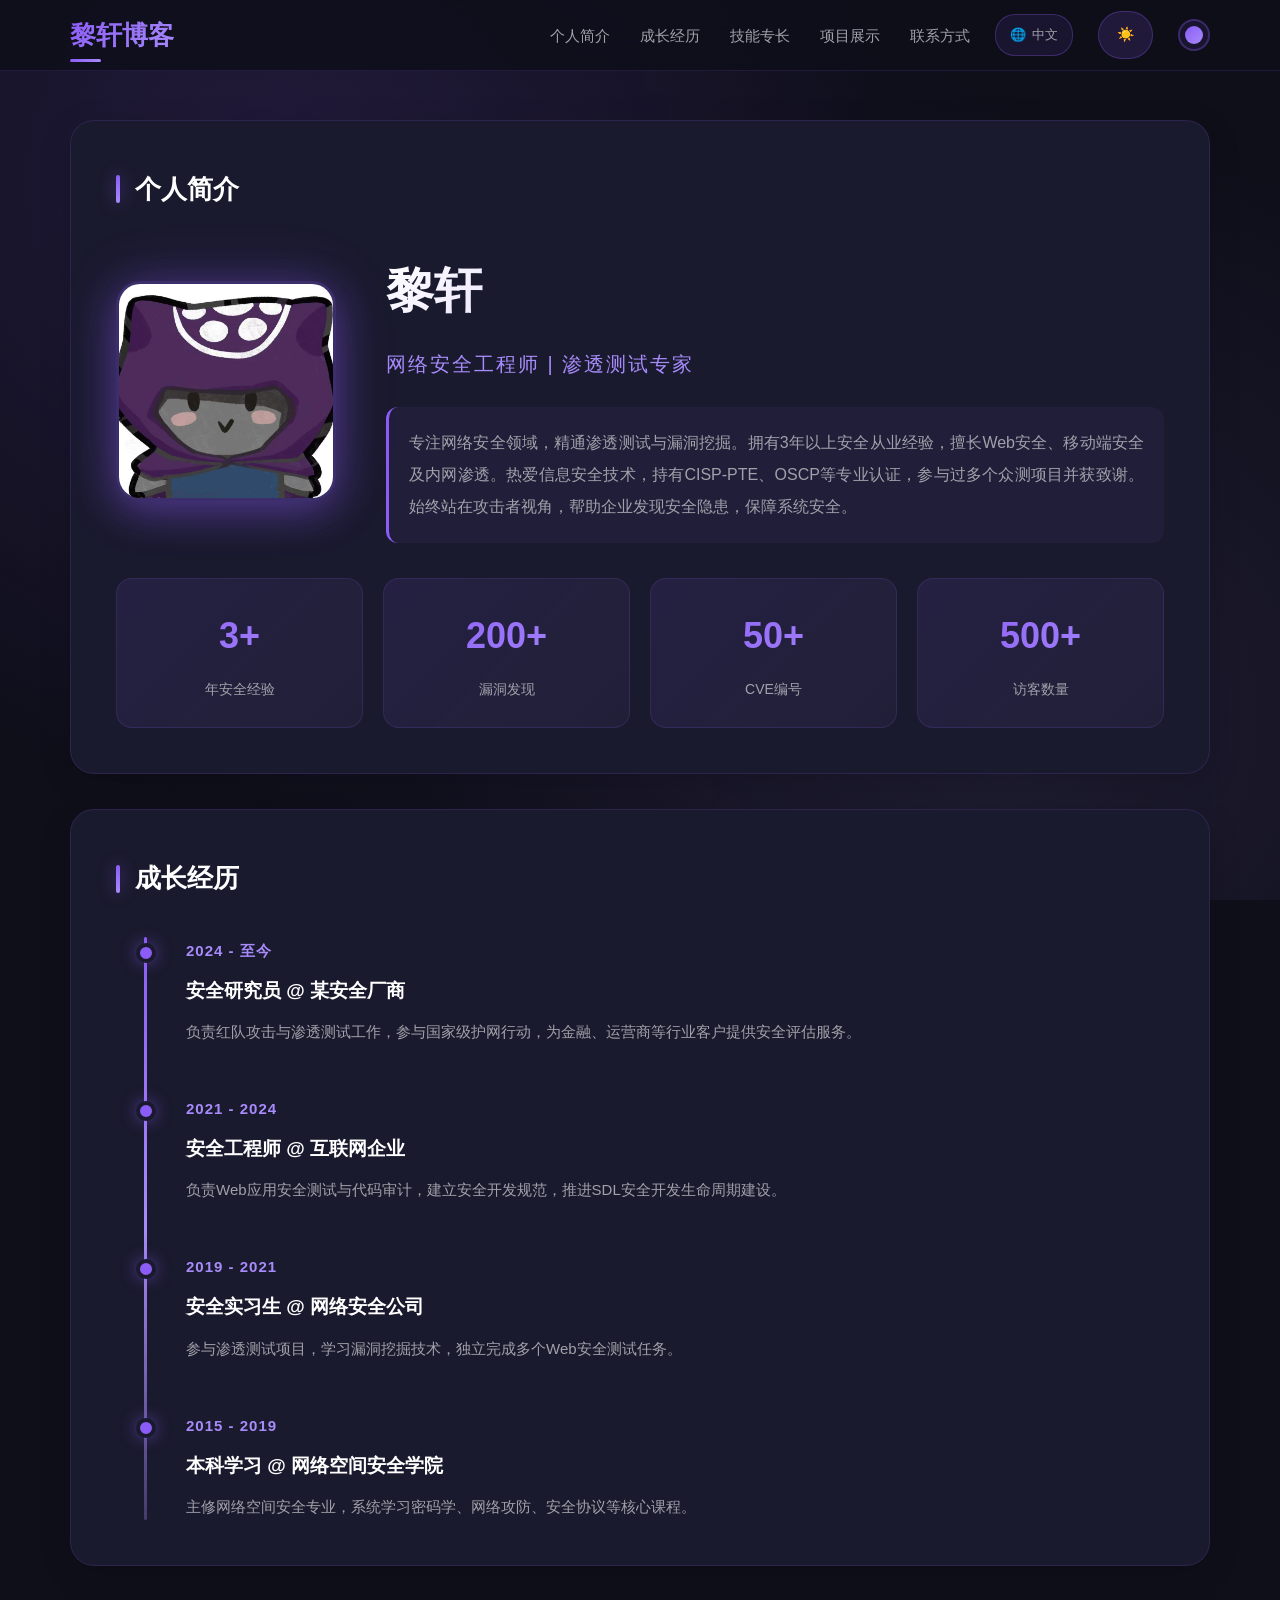
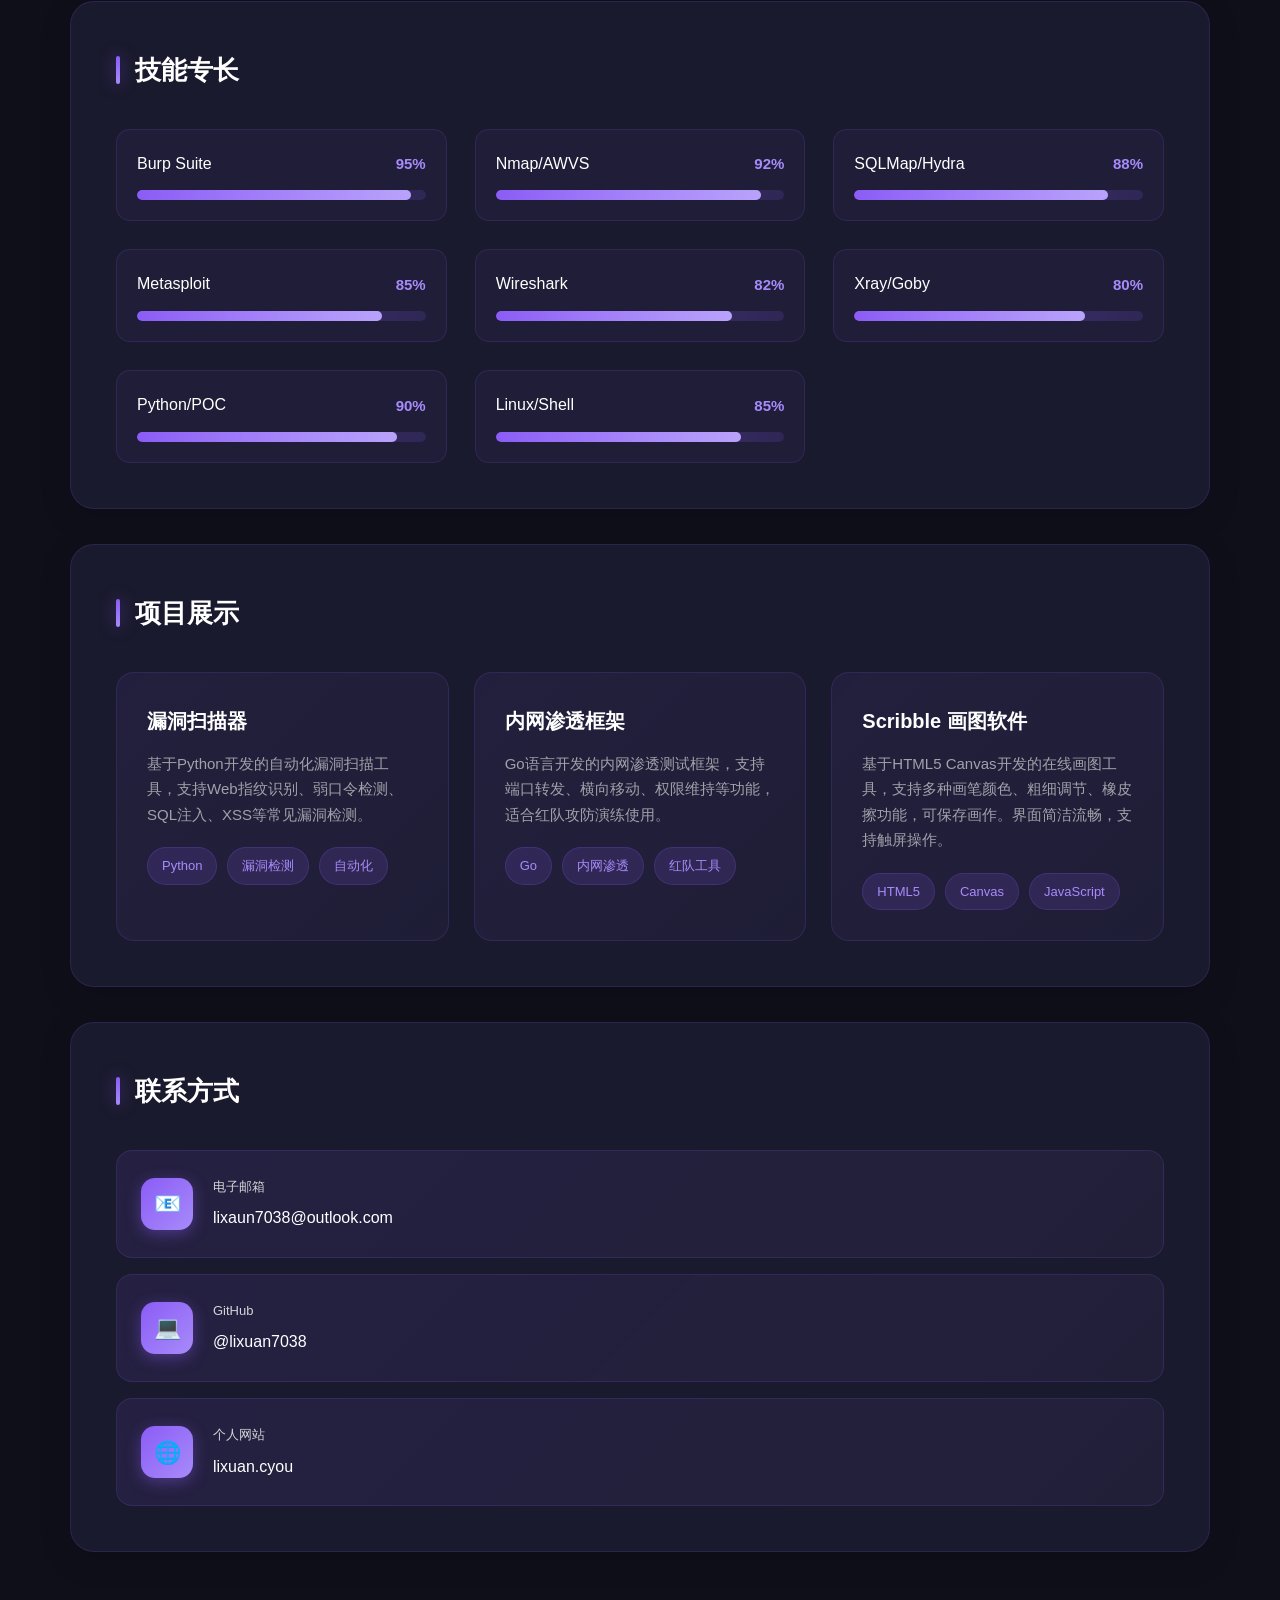
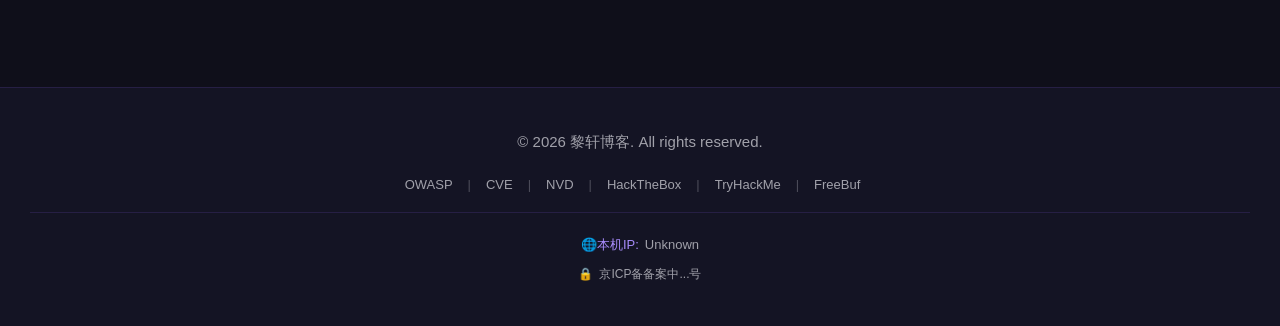
<file: index.html>
<!DOCTYPE html>
<html lang="zh-CN">
<head>
    <meta charset="UTF-8">
    <meta name="viewport" content="width=device-width, initial-scale=1.0">
    <title>黎轩博客 - 个人主页</title>
    <link rel="stylesheet" href="css/style.css">
</head>
<body>
    <div class="bg-pattern"></div>
    
    <nav>
        <div class="nav-container">
            <div class="logo">黎轩博客</div>
            <div class="nav-right">
                <div class="nav-links">
                    <a href="#profile" data-i18n="profile">个人简介</a>
                    <a href="#experience" data-i18n="experience">成长经历</a>
                    <a href="#skills" data-i18n="skills">技能专长</a>
                    <a href="#projects" data-i18n="projects">项目展示</a>
                    <a href="#contact" data-i18n="contact">联系方式</a>
                </div>
                <div class="lang-switcher">
                    <div class="current-lang-btn" onclick="toggleLangMenu()">
                        <span>🌐</span>
                        <span id="lang-text">中文</span>
                    </div>
                    <div class="lang-menu" id="lang-menu">
                        <div class="lang-option" data-lang="zh" onclick="changeLanguage('zh')">中文</div>
                        <div class="lang-option" data-lang="en" onclick="changeLanguage('en')">English</div>
                        <div class="lang-option" data-lang="ja" onclick="changeLanguage('ja')">日本語</div>
                        <div class="lang-option" data-lang="ko" onclick="changeLanguage('ko')">한국어</div>
                    </div>
                </div>
                <div class="nav-btn" onclick="toggleTheme()">
                    <span id="theme-icon">🌙</span>
                </div>
                <div class="style-switcher">
                    <div class="current-style-btn" onclick="toggleStyleMenu()">
                        <div class="style-dot" id="current-style-dot"></div>
                    </div>
                    <div class="style-menu" id="style-menu">
                        <div class="style-option" data-style="purple" onclick="changeStyle('purple')"></div>
                        <div class="style-option" data-style="blue" onclick="changeStyle('blue')"></div>
                        <div class="style-option" data-style="yellow" onclick="changeStyle('yellow')"></div>
                    </div>
                </div>
                <div class="mobile-menu-btn" onclick="toggleMobileMenu()">
                    <span></span>
                    <span></span>
                    <span></span>
                </div>
            </div>
        </div>
    </nav>

    <div class="container">
        <section id="profile" class="section">
            <h2 class="section-title" data-i18n="profile_title">个人简介</h2>
            <div class="profile-header">
                <div class="avatar-wrapper">
                    <img src="image/touxiang.jpg" alt="头像" class="avatar">
                </div>
                <div class="profile-info">
                    <h1>黎轩</h1>
                    <div class="profile-title" data-i18n="profile_position">网络安全工程师 | 渗透测试专家</div>
                    <p class="profile-desc" data-i18n="profile_desc">
                        专注网络安全领域，精通渗透测试与漏洞挖掘。拥有3年以上安全从业经验，擅长Web安全、移动端安全及内网渗透。
                        热爱信息安全技术，持有CISP-PTE、OSCP等专业认证，参与过多个众测项目并获致谢。
                        始终站在攻击者视角，帮助企业发现安全隐患，保障系统安全。
                    </p>
                </div>
            </div>
            <div class="stats-grid">
                <div class="stat-card">
                    <div class="stat-number">3+</div>
                    <div class="stat-label" data-i18n="stat_years">年安全经验</div>
                </div>
                <div class="stat-card">
                    <div class="stat-number">200+</div>
                    <div class="stat-label" data-i18n="stat_projects">漏洞发现</div>
                </div>
                <div class="stat-card">
                    <div class="stat-number">50+</div>
                    <div class="stat-label" data-i18n="stat_articles">CVE编号</div>
                </div>
                <div class="stat-card">
                    <div class="stat-number">500+</div>
                    <div class="stat-label" data-i18n="stat_visitors">访客数量</div>
                </div>
            </div>
        </section>

        <section id="experience" class="section">
            <h2 class="section-title" data-i18n="experience_title">成长经历</h2>
            <div class="timeline">
                <div class="timeline-item">
                    <div class="timeline-dot"></div>
                    <div class="timeline-year">2024 - 至今</div>
                    <div class="timeline-title" data-i18n="exp_1_title">安全研究员 @ 某安全厂商</div>
                    <div class="timeline-desc" data-i18n="exp_1_desc">负责红队攻击与渗透测试工作，参与国家级护网行动，为金融、运营商等行业客户提供安全评估服务。</div>
                </div>
                <div class="timeline-item">
                    <div class="timeline-dot"></div>
                    <div class="timeline-year">2021 - 2024</div>
                    <div class="timeline-title" data-i18n="exp_2_title">安全工程师 @ 互联网企业</div>
                    <div class="timeline-desc" data-i18n="exp_2_desc">负责Web应用安全测试与代码审计，建立安全开发规范，推进SDL安全开发生命周期建设。</div>
                </div>
                <div class="timeline-item">
                    <div class="timeline-dot"></div>
                    <div class="timeline-year">2019 - 2021</div>
                    <div class="timeline-title" data-i18n="exp_3_title">安全实习生 @ 网络安全公司</div>
                    <div class="timeline-desc" data-i18n="exp_3_desc">参与渗透测试项目，学习漏洞挖掘技术，独立完成多个Web安全测试任务。</div>
                </div>
                <div class="timeline-item">
                    <div class="timeline-dot"></div>
                    <div class="timeline-year">2015 - 2019</div>
                    <div class="timeline-title" data-i18n="exp_4_title">本科学习 @ 网络空间安全学院</div>
                    <div class="timeline-desc" data-i18n="exp_4_desc">主修网络空间安全专业，系统学习密码学、网络攻防、安全协议等核心课程。</div>
                </div>
            </div>
        </section>

        <section id="skills" class="section">
            <h2 class="section-title" data-i18n="skills_title">技能专长</h2>
            <div class="skills-grid">
                <div class="skill-item">
                    <div class="skill-header">
                        <span class="skill-name">Burp Suite</span>
                        <span class="skill-percent">95%</span>
                    </div>
                    <div class="skill-bar">
                        <div class="skill-progress" style="width: 95%"></div>
                    </div>
                </div>
                <div class="skill-item">
                    <div class="skill-header">
                        <span class="skill-name">Nmap/AWVS</span>
                        <span class="skill-percent">92%</span>
                    </div>
                    <div class="skill-bar">
                        <div class="skill-progress" style="width: 92%"></div>
                    </div>
                </div>
                <div class="skill-item">
                    <div class="skill-header">
                        <span class="skill-name">SQLMap/Hydra</span>
                        <span class="skill-percent">88%</span>
                    </div>
                    <div class="skill-bar">
                        <div class="skill-progress" style="width: 88%"></div>
                    </div>
                </div>
                <div class="skill-item">
                    <div class="skill-header">
                        <span class="skill-name">Metasploit</span>
                        <span class="skill-percent">85%</span>
                    </div>
                    <div class="skill-bar">
                        <div class="skill-progress" style="width: 85%"></div>
                    </div>
                </div>
                <div class="skill-item">
                    <div class="skill-header">
                        <span class="skill-name">Wireshark</span>
                        <span class="skill-percent">82%</span>
                    </div>
                    <div class="skill-bar">
                        <div class="skill-progress" style="width: 82%"></div>
                    </div>
                </div>
                <div class="skill-item">
                    <div class="skill-header">
                        <span class="skill-name">Xray/Goby</span>
                        <span class="skill-percent">80%</span>
                    </div>
                    <div class="skill-bar">
                        <div class="skill-progress" style="width: 80%"></div>
                    </div>
                </div>
                <div class="skill-item">
                    <div class="skill-header">
                        <span class="skill-name">Python/POC</span>
                        <span class="skill-percent">90%</span>
                    </div>
                    <div class="skill-bar">
                        <div class="skill-progress" style="width: 90%"></div>
                    </div>
                </div>
                <div class="skill-item">
                    <div class="skill-header">
                        <span class="skill-name">Linux/Shell</span>
                        <span class="skill-percent">85%</span>
                    </div>
                    <div class="skill-bar">
                        <div class="skill-progress" style="width: 85%"></div>
                    </div>
                </div>
            </div>
        </section>

        <section id="projects" class="section">
            <h2 class="section-title" data-i18n="projects_title">项目展示</h2>
            <div class="projects-grid">
                <div class="project-card">
                    <div class="project-title" data-i18n="project_1_title">漏洞扫描器</div>
                    <div class="project-desc" data-i18n="project_1_desc">基于Python开发的自动化漏洞扫描工具，支持Web指纹识别、弱口令检测、SQL注入、XSS等常见漏洞检测。</div>
                    <div class="project-tags">
                        <span class="project-tag">Python</span>
                        <span class="project-tag">漏洞检测</span>
                        <span class="project-tag">自动化</span>
                    </div>
                </div>
                <div class="project-card">
                    <div class="project-title" data-i18n="project_2_title">内网渗透框架</div>
                    <div class="project-desc" data-i18n="project_2_desc">Go语言开发的内网渗透测试框架，支持端口转发、横向移动、权限维持等功能，适合红队攻防演练使用。</div>
                    <div class="project-tags">
                        <span class="project-tag">Go</span>
                        <span class="project-tag">内网渗透</span>
                        <span class="project-tag">红队工具</span>
                    </div>
                </div>
                <div class="project-card" onclick="openScribble()">
                    <div class="project-title" data-i18n="project_3_title">Scribble 画图软件</div>
                    <div class="project-desc" data-i18n="project_3_desc">基于HTML5 Canvas开发的在线画图工具，支持多种画笔颜色、粗细调节、橡皮擦功能，可保存画作。界面简洁流畅，支持触屏操作。</div>
                    <div class="project-tags">
                        <span class="project-tag">HTML5</span>
                        <span class="project-tag">Canvas</span>
                        <span class="project-tag">JavaScript</span>
                    </div>
                </div>
            </div>
        </section>

        <section id="contact" class="section">
            <h2 class="section-title" data-i18n="contact_title">联系方式</h2>
            <div class="contact-section">
                <div class="contact-card">
                    <div class="contact-icon">📧</div>
                    <div class="contact-info">
                        <h4 data-i18n="contact_email">电子邮箱</h4>
                        <p><a href="mailto:lixaun7038@outlook.com">lixaun7038@outlook.com</a></p>
                    </div>
                </div>
                <div class="contact-card">
                    <div class="contact-icon">💻</div>
                    <div class="contact-info">
                        <h4 data-i18n="contact_github">GitHub</h4>
                        <p><a href="https://github.com/lixuan7038" target="_blank" rel="noopener noreferrer">@lixuan7038</a></p>
                    </div>
                </div>
                <div class="contact-card">
                    <div class="contact-icon">🌐</div>
                    <div class="contact-info">
                        <h4 data-i18n="contact_website">个人网站</h4>
                        <p><a href="https://lixuan.cyou" target="_blank">lixuan.cyou</a></p>
                    </div>
                </div>
            </div>
        </section>
    </div>

    <footer>
        <div class="copyright">© 2026 黎轩博客. All rights reserved.</div>
        <div class="links-footer">
            <a href="https://owasp.org" target="_blank">OWASP</a>
            <a href="https://cve.mitre.org" target="_blank">CVE</a>
            <a href="https://nvd.nist.gov" target="_blank">NVD</a>
            <a href="https://www.hackthebox.com" target="_blank">HackTheBox</a>
            <a href="https://tryhackme.com" target="_blank">TryHackMe</a>
            <a href="https://www.freebuf.com" target="_blank">FreeBuf</a>
        </div>
        <div class="ip-display">
            <span>🌐本机IP:</span>
            <span id="ip-address">Loading...</span>
        </div>
        <div class="beian">
            <span>🔒</span>
            <a href="https://beian.miit.gov.cn" target="_blank">京ICP备备案中...号</a>
        </div>
    </footer>

    <div class="back-to-top" onclick="scrollToTop()">↑</div>

    <script src="js/api.js"></script>
    <script src="js/script.js"></script>
</body>
</html>
</file>
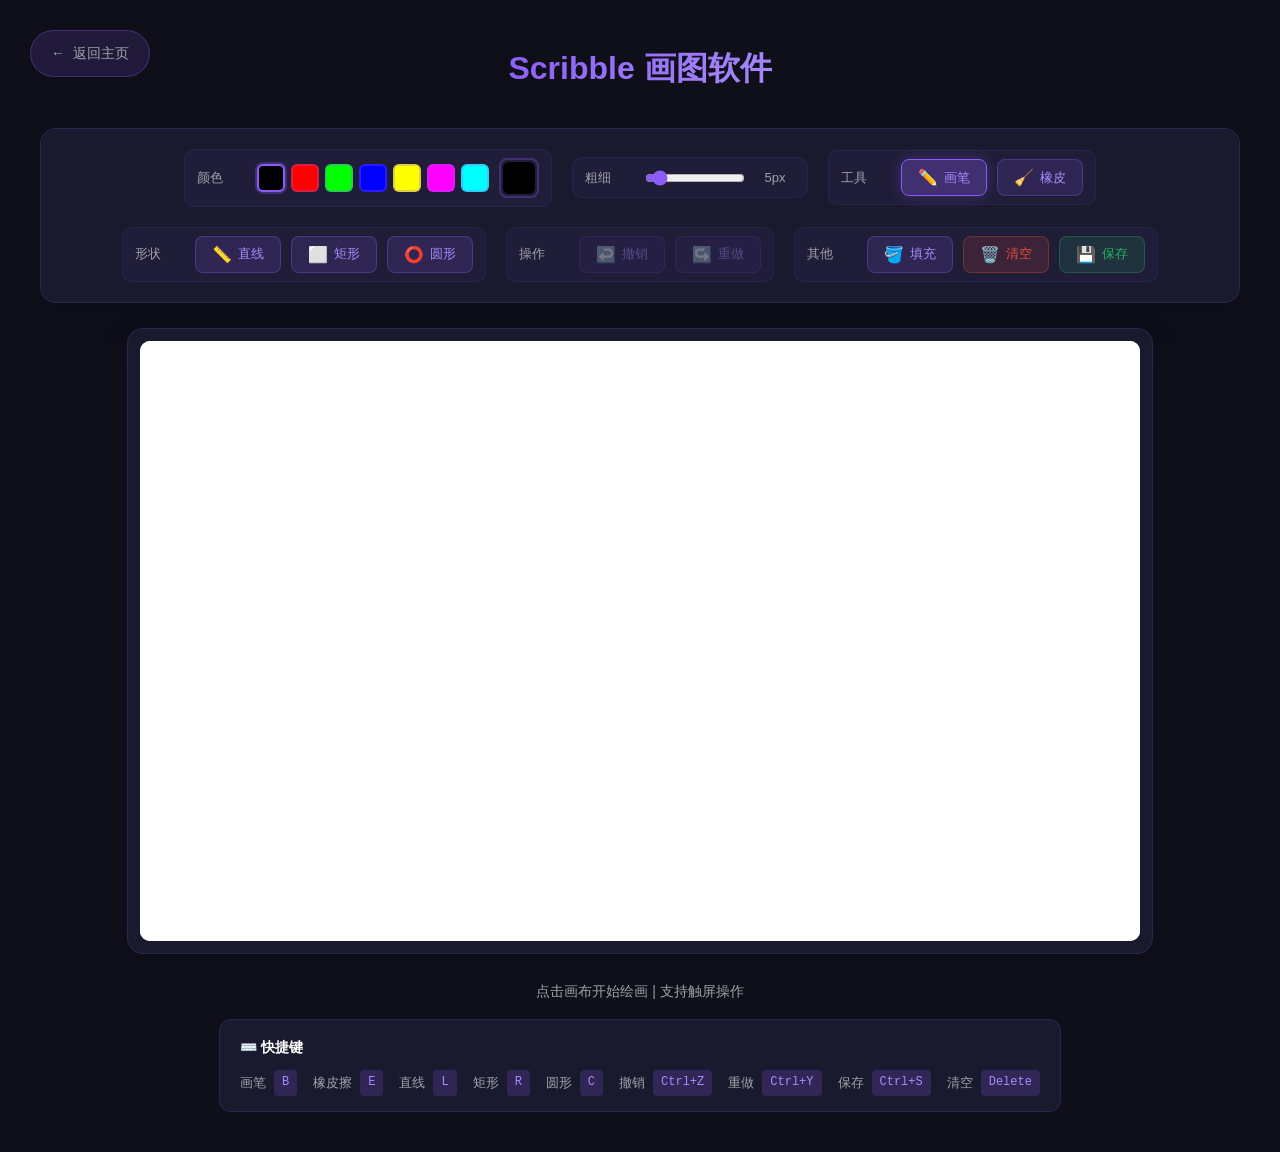
<file: Scribble/Scribble.html>
<!DOCTYPE html>
<html lang="zh-CN">
<head>
    <meta charset="UTF-8">
    <meta name="viewport" content="width=device-width, initial-scale=1.0">
    <title>Scribble 画图软件</title>
    <link rel="stylesheet" href="../css/style.css">
    <style>
        :root {
            --primary: #8B5CF6;
            --light: #A78BFA;
            --lightest: #C4B5FD;
            --primary-rgb: 139, 92, 246;
            --light-rgb: 167, 139, 250;
            --bg-dark: #0F0F1A;
            --bg-card: #1A1A2E;
            --bg-card-hover: #252542;
            --text-white: #FFFFFF;
            --text-gray: #A1A1AA;
            --text-light: #D4D4D8;
            --border-color: rgba(139, 92, 246, 0.15);
        }

        body {
            font-family: 'Segoe UI', 'PingFang SC', 'Microsoft YaHei', sans-serif;
            background-color: var(--bg-dark);
            color: var(--text-white);
            min-height: 100vh;
            display: flex;
            flex-direction: column;
            align-items: center;
            padding: 40px 20px;
        }

        body.style-blue {
            --primary: #3B82F6;
            --light: #60A5FA;
            --lightest: #93C5FD;
            --primary-rgb: 59, 130, 246;
            --light-rgb: 96, 165, 250;
            --border-color: rgba(59, 130, 246, 0.15);
        }

        body.style-yellow {
            --primary: #F59E0B;
            --light: #FBBF24;
            --lightest: #FCD34D;
            --primary-rgb: 245, 158, 11;
            --light-rgb: 251, 191, 36;
            --border-color: rgba(245, 158, 11, 0.15);
        }

        body.light-mode {
            --bg-dark: #F8F7FF;
            --bg-card: #FFFFFF;
            --bg-card-hover: #F0F0FF;
            --text-white: #1F1B24;
            --text-gray: #6B7280;
            --text-light: #9CA3AF;
            --border-color: rgba(var(--primary-rgb), 0.1);
        }

        body.style-blue.light-mode {
            --border-color: rgba(var(--primary-rgb), 0.1);
        }

        body.style-yellow.light-mode {
            --border-color: rgba(var(--primary-rgb), 0.1);
        }

        .back-btn {
            position: fixed;
            top: 30px;
            left: 30px;
            display: flex;
            align-items: center;
            gap: 8px;
            padding: 10px 20px;
            background: rgba(var(--primary-rgb), 0.15);
            border: 1px solid rgba(var(--primary-rgb), 0.3);
            border-radius: 25px;
            cursor: pointer;
            transition: all 0.3s ease;
            font-size: 14px;
            color: var(--text-gray);
            z-index: 100;
            text-decoration: none;
        }

        .back-btn:hover {
            background: rgba(var(--primary-rgb), 0.25);
            border-color: var(--primary);
            color: var(--lightest);
            transform: translateY(-2px);
        }

        h1 {
            color: var(--text-white);
            margin-bottom: 30px;
            font-weight: 700;
            font-size: 32px;
            background: linear-gradient(135deg, var(--primary), var(--light));
            -webkit-background-clip: text;
            -webkit-text-fill-color: transparent;
            background-clip: text;
        }

        .toolbar {
            background: var(--bg-card);
            padding: 20px 28px;
            border-radius: 16px;
            border: 1px solid var(--border-color);
            display: flex;
            flex-wrap: wrap;
            gap: 20px;
            align-items: center;
            justify-content: center;
            margin-bottom: 25px;
            max-width: 1200px;
            box-shadow: 0 8px 32px rgba(0, 0, 0, 0.15);
            transition: all 0.3s ease;
        }

        .toolbar:hover {
            border-color: rgba(var(--primary-rgb), 0.3);
        }

        .tool-group {
            display: flex;
            align-items: center;
            gap: 10px;
            padding: 8px 12px;
            background: rgba(var(--primary-rgb), 0.05);
            border-radius: 10px;
            border: 1px solid rgba(var(--primary-rgb), 0.1);
        }

        .tool-group label {
            font-size: 13px;
            color: var(--text-gray);
            font-weight: 500;
            min-width: 50px;
        }

        .btn {
            padding: 8px 16px;
            border: none;
            border-radius: 8px;
            cursor: pointer;
            font-size: 13px;
            font-weight: 500;
            transition: all 0.3s ease;
            background: rgba(var(--primary-rgb), 0.15);
            color: var(--light);
            border: 1px solid rgba(var(--primary-rgb), 0.3);
            display: flex;
            align-items: center;
            gap: 6px;
        }

        .btn:hover:not(:disabled) {
            background: rgba(var(--primary-rgb), 0.25);
            border-color: var(--primary);
            transform: translateY(-2px);
            box-shadow: 0 4px 12px rgba(var(--primary-rgb), 0.2);
        }

        .btn:disabled {
            opacity: 0.4;
            cursor: not-allowed;
        }

        .btn.active {
            background: rgba(var(--primary-rgb), 0.3);
            border-color: var(--primary);
            box-shadow: 0 0 15px rgba(var(--primary-rgb), 0.3);
        }

        .btn-danger {
            background: rgba(231, 76, 60, 0.15);
            border-color: rgba(231, 76, 60, 0.3);
            color: #E74C3C;
        }

        .btn-danger:hover:not(:disabled) {
            background: rgba(231, 76, 60, 0.25);
            border-color: #E74C3C;
        }

        .btn-success {
            background: rgba(39, 174, 96, 0.15);
            border-color: rgba(39, 174, 96, 0.3);
            color: #27AE60;
        }

        .btn-success:hover:not(:disabled) {
            background: rgba(39, 174, 96, 0.25);
            border-color: #27AE60;
        }

        .btn-icon {
            font-size: 16px;
        }

        .color-presets {
            display: flex;
            gap: 6px;
        }

        .color-preset {
            width: 28px;
            height: 28px;
            border-radius: 6px;
            cursor: pointer;
            border: 2px solid rgba(var(--primary-rgb), 0.3);
            transition: all 0.2s ease;
        }

        .color-preset:hover {
            transform: scale(1.15);
            box-shadow: 0 2px 8px rgba(0, 0, 0, 0.2);
        }

        .color-preset.active {
            border-color: var(--primary);
            box-shadow: 0 0 0 2px rgba(var(--primary-rgb), 0.3);
        }

        input[type="color"] {
            width: 40px;
            height: 40px;
            border: 2px solid rgba(var(--primary-rgb), 0.3);
            border-radius: 8px;
            cursor: pointer;
            padding: 0;
            background: transparent;
        }

        input[type="color"]::-webkit-color-swatch-wrapper {
            padding: 2px;
        }

        input[type="color"]::-webkit-color-swatch {
            border-radius: 6px;
            border: none;
        }

        input[type="range"] {
            width: 100px;
            cursor: pointer;
            accent-color: var(--primary);
        }

        .size-display {
            min-width: 40px;
            text-align: center;
            font-size: 13px;
            color: var(--text-gray);
            font-weight: 500;
        }

        .canvas-container {
            background: var(--bg-card);
            border-radius: 16px;
            border: 1px solid var(--border-color);
            padding: 12px;
            box-shadow: 0 8px 32px rgba(0, 0, 0, 0.15);
            position: relative;
        }

        #canvas {
            display: block;
            border-radius: 10px;
            cursor: crosshair;
            background: #FFFFFF;
            position: relative;
        }

        .eraser-cursor {
            position: fixed;
            border: 2px solid rgba(var(--primary-rgb), 0.6);
            border-radius: 50%;
            pointer-events: none;
            z-index: 1000;
            background: rgba(255, 255, 255, 0.3);
            box-shadow: 0 0 10px rgba(var(--primary-rgb), 0.4);
            display: none;
            transform: translate(-50%, -50%);
        }

        .footer {
            margin-top: 25px;
            color: var(--text-gray);
            font-size: 14px;
            text-align: center;
        }

        .shortcuts {
            margin-top: 15px;
            padding: 15px 20px;
            background: var(--bg-card);
            border-radius: 12px;
            border: 1px solid var(--border-color);
            font-size: 13px;
            color: var(--text-gray);
        }

        .shortcuts h3 {
            color: var(--text-white);
            margin-bottom: 10px;
            font-size: 14px;
        }

        .shortcuts-grid {
            display: flex;
            flex-wrap: wrap;
            gap: 16px;
            justify-content: center;
        }

        .shortcut-item {
            display: flex;
            align-items: center;
            gap: 8px;
        }

        .shortcut-key {
            background: rgba(var(--primary-rgb), 0.2);
            padding: 2px 8px;
            border-radius: 4px;
            font-family: monospace;
            font-size: 12px;
            color: var(--light);
        }

        .shape-preview {
            width: 24px;
            height: 24px;
            display: flex;
            align-items: center;
            justify-content: center;
        }

        .toast {
            position: fixed;
            bottom: 30px;
            left: 50%;
            transform: translateX(-50%);
            background: var(--bg-card);
            color: var(--text-white);
            padding: 12px 24px;
            border-radius: 10px;
            border: 1px solid var(--border-color);
            box-shadow: 0 4px 20px rgba(0, 0, 0, 0.3);
            z-index: 1000;
            opacity: 0;
            transition: opacity 0.3s ease;
            pointer-events: none;
        }

        .toast.show {
            opacity: 1;
        }
    </style>
</head>
<body>
    <a href="../index.html" class="back-btn">
        <span>←</span>
        <span>返回主页</span>
    </a>
    
    <h1>Scribble 画图软件</h1>
    
    <div class="toolbar">
        <div class="tool-group">
            <label>颜色</label>
            <div class="color-presets">
                <div class="color-preset active" style="background: #000000" data-color="#000000"></div>
                <div class="color-preset" style="background: #FF0000" data-color="#FF0000"></div>
                <div class="color-preset" style="background: #00FF00" data-color="#00FF00"></div>
                <div class="color-preset" style="background: #0000FF" data-color="#0000FF"></div>
                <div class="color-preset" style="background: #FFFF00" data-color="#FFFF00"></div>
                <div class="color-preset" style="background: #FF00FF" data-color="#FF00FF"></div>
                <div class="color-preset" style="background: #00FFFF" data-color="#00FFFF"></div>
            </div>
            <input type="color" id="colorPicker" value="#000000">
        </div>
        
        <div class="tool-group">
            <label>粗细</label>
            <input type="range" id="brushSize" min="1" max="50" value="5">
            <span class="size-display" id="sizeDisplay">5px</span>
        </div>
        
        <div class="tool-group">
            <label>工具</label>
            <button class="btn active" id="brushBtn" title="画笔 (B)">
                <span class="btn-icon">✏️</span>
                <span>画笔</span>
            </button>
            <button class="btn" id="eraserBtn" title="橡皮擦 (E)">
                <span class="btn-icon">🧹</span>
                <span>橡皮</span>
            </button>
        </div>
        
        <div class="tool-group">
            <label>形状</label>
            <button class="btn" id="lineBtn" title="直线 (L)">
                <span class="btn-icon">📏</span>
                <span>直线</span>
            </button>
            <button class="btn" id="rectBtn" title="矩形 (R)">
                <span class="btn-icon">⬜</span>
                <span>矩形</span>
            </button>
            <button class="btn" id="circleBtn" title="圆形 (C)">
                <span class="btn-icon">⭕</span>
                <span>圆形</span>
            </button>
        </div>
        
        <div class="tool-group">
            <label>操作</label>
            <button class="btn" id="undoBtn" title="撤销 (Ctrl+Z)" disabled>
                <span class="btn-icon">↩️</span>
                <span>撤销</span>
            </button>
            <button class="btn" id="redoBtn" title="重做 (Ctrl+Y)" disabled>
                <span class="btn-icon">↪️</span>
                <span>重做</span>
            </button>
        </div>
        
        <div class="tool-group">
            <label>其他</label>
            <button class="btn" id="fillBtn" title="填充画布">
                <span class="btn-icon">🪣</span>
                <span>填充</span>
            </button>
            <button class="btn btn-danger" id="clearBtn" title="清空画布">
                <span class="btn-icon">🗑️</span>
                <span>清空</span>
            </button>
            <button class="btn btn-success" id="saveBtn" title="保存图片 (Ctrl+S)">
                <span class="btn-icon">💾</span>
                <span>保存</span>
            </button>
        </div>
    </div>
    
    <div class="canvas-container">
        <canvas id="canvas" width="1000" height="600"></canvas>
        <div class="eraser-cursor" id="eraserCursor"></div>
    </div>
    
    <div class="footer">点击画布开始绘画 | 支持触屏操作</div>
    
    <div class="shortcuts">
        <h3>⌨️ 快捷键</h3>
        <div class="shortcuts-grid">
            <div class="shortcut-item"><span>画笔</span><span class="shortcut-key">B</span></div>
            <div class="shortcut-item"><span>橡皮擦</span><span class="shortcut-key">E</span></div>
            <div class="shortcut-item"><span>直线</span><span class="shortcut-key">L</span></div>
            <div class="shortcut-item"><span>矩形</span><span class="shortcut-key">R</span></div>
            <div class="shortcut-item"><span>圆形</span><span class="shortcut-key">C</span></div>
            <div class="shortcut-item"><span>撤销</span><span class="shortcut-key">Ctrl+Z</span></div>
            <div class="shortcut-item"><span>重做</span><span class="shortcut-key">Ctrl+Y</span></div>
            <div class="shortcut-item"><span>保存</span><span class="shortcut-key">Ctrl+S</span></div>
            <div class="shortcut-item"><span>清空</span><span class="shortcut-key">Delete</span></div>
        </div>
    </div>

    <div class="toast" id="toast"></div>

    <script>
        const urlParams = new URLSearchParams(window.location.search);
        const style = urlParams.get('style');
        if (style) {
            document.body.classList.add(`style-${style}`);
        }

        function applyTimeMode() {
            const hour = new Date().getHours();
            const isDay = hour >= 6 && hour < 18;
            const savedMode = localStorage.getItem('themeMode');
            if (savedMode !== null) {
                document.body.classList.toggle('light-mode', savedMode === 'light');
            } else {
                document.body.classList.toggle('light-mode', isDay);
            }
        }
        applyTimeMode();

        const canvas = document.getElementById('canvas');
        const ctx = canvas.getContext('2d');
        const colorPicker = document.getElementById('colorPicker');
        const brushSize = document.getElementById('brushSize');
        const sizeDisplay = document.getElementById('sizeDisplay');
        const colorPresets = document.querySelectorAll('.color-preset');
        const toast = document.getElementById('toast');
        const eraserCursor = document.getElementById('eraserCursor');

        const buttons = {
            brush: document.getElementById('brushBtn'),
            eraser: document.getElementById('eraserBtn'),
            line: document.getElementById('lineBtn'),
            rect: document.getElementById('rectBtn'),
            circle: document.getElementById('circleBtn'),
            undo: document.getElementById('undoBtn'),
            redo: document.getElementById('redoBtn'),
            fill: document.getElementById('fillBtn'),
            clear: document.getElementById('clearBtn'),
            save: document.getElementById('saveBtn')
        };

        let isDrawing = false;
        let startX = 0;
        let startY = 0;
        let currentTool = 'brush';
        let currentColor = '#000000';
        let currentSize = 5;
        let history = [];
        let historyIndex = -1;
        const maxHistory = 50;
        let canvasSnapshot = null;

        ctx.fillStyle = '#ffffff';
        ctx.fillRect(0, 0, canvas.width, canvas.height);
        ctx.lineCap = 'round';
        ctx.lineJoin = 'round';
        
        saveState();

        function showToast(message) {
            toast.textContent = message;
            toast.classList.add('show');
            setTimeout(() => toast.classList.remove('show'), 2000);
        }

        function saveState() {
            historyIndex++;
            history = history.slice(0, historyIndex);
            history.push(canvas.toDataURL());
            if (history.length > maxHistory) {
                history.shift();
                historyIndex--;
            }
            updateHistoryButtons();
        }

        function updateHistoryButtons() {
            buttons.undo.disabled = historyIndex <= 0;
            buttons.redo.disabled = historyIndex >= history.length - 1;
        }

        function undo() {
            if (historyIndex > 0) {
                historyIndex--;
                loadState(history[historyIndex]);
                updateHistoryButtons();
                showToast('已撤销');
            }
        }

        function redo() {
            if (historyIndex < history.length - 1) {
                historyIndex++;
                loadState(history[historyIndex]);
                updateHistoryButtons();
                showToast('已重做');
            }
        }

        function loadState(dataUrl) {
            const img = new Image();
            img.onload = () => {
                ctx.clearRect(0, 0, canvas.width, canvas.height);
                ctx.drawImage(img, 0, 0);
            };
            img.src = dataUrl;
        }

        function getPosition(e) {
            const rect = canvas.getBoundingClientRect();
            const scaleX = canvas.width / rect.width;
            const scaleY = canvas.height / rect.height;
            
            if (e.touches) {
                return {
                    x: (e.touches[0].clientX - rect.left) * scaleX,
                    y: (e.touches[0].clientY - rect.top) * scaleY
                };
            }
            return {
                x: (e.clientX - rect.left) * scaleX,
                y: (e.clientY - rect.top) * scaleY
            };
        }

        function startDrawing(e) {
            isDrawing = true;
            const pos = getPosition(e);
            startX = pos.x;
            startY = pos.y;
            
            if (currentTool === 'brush' || currentTool === 'eraser') {
                ctx.beginPath();
                ctx.arc(startX, startY, currentSize / 2, 0, Math.PI * 2);
                ctx.fillStyle = currentTool === 'eraser' ? '#ffffff' : currentColor;
                ctx.fill();
            } else {
                canvasSnapshot = ctx.getImageData(0, 0, canvas.width, canvas.height);
            }
        }

        function draw(e) {
            if (!isDrawing) return;
            e.preventDefault();
            
            const pos = getPosition(e);
            
            if (currentTool === 'brush' || currentTool === 'eraser') {
                ctx.beginPath();
                ctx.moveTo(startX, startY);
                ctx.lineTo(pos.x, pos.y);
                ctx.strokeStyle = currentTool === 'eraser' ? '#ffffff' : currentColor;
                ctx.lineWidth = currentSize;
                ctx.stroke();
                startX = pos.x;
                startY = pos.y;
            } else {
                ctx.putImageData(canvasSnapshot, 0, 0);
                drawShape(startX, startY, pos.x, pos.y);
            }
        }

        function stopDrawing() {
            if (isDrawing) {
                isDrawing = false;
                saveState();
            }
        }

        function drawShape(x1, y1, x2, y2) {
            ctx.beginPath();
            ctx.strokeStyle = currentColor;
            ctx.lineWidth = currentSize;
            
            switch (currentTool) {
                case 'line':
                    ctx.moveTo(x1, y1);
                    ctx.lineTo(x2, y2);
                    ctx.stroke();
                    break;
                case 'rect':
                    ctx.strokeRect(x1, y1, x2 - x1, y2 - y1);
                    break;
                case 'circle':
                    const radius = Math.sqrt(Math.pow(x2 - x1, 2) + Math.pow(y2 - y1, 2));
                    ctx.arc(x1, y1, radius, 0, Math.PI * 2);
                    ctx.stroke();
                    break;
            }
        }

        function setTool(tool) {
            currentTool = tool;
            Object.keys(buttons).forEach(key => {
                if (['brush', 'eraser', 'line', 'rect', 'circle'].includes(key)) {
                    buttons[key].classList.remove('active');
                }
            });
            buttons[tool].classList.add('active');
            
            if (tool === 'eraser') {
                canvas.style.cursor = 'none';
                eraserCursor.style.display = 'block';
                updateEraserCursorSize();
            } else {
                canvas.style.cursor = 'crosshair';
                eraserCursor.style.display = 'none';
            }
        }
        
        function updateEraserCursorSize() {
            const size = currentSize;
            eraserCursor.style.width = size + 'px';
            eraserCursor.style.height = size + 'px';
        }

        function clearCanvas() {
            if (confirm('确定要清空画布吗？')) {
                ctx.fillStyle = '#ffffff';
                ctx.fillRect(0, 0, canvas.width, canvas.height);
                saveState();
                showToast('画布已清空');
            }
        }

        function fillCanvas() {
            ctx.fillStyle = currentColor;
            ctx.fillRect(0, 0, canvas.width, canvas.height);
            saveState();
            showToast('画布已填充');
        }

        function saveImage() {
            const link = document.createElement('a');
            link.download = 'scribble-' + Date.now() + '.png';
            link.href = canvas.toDataURL('image/png');
            link.click();
            showToast('图片已保存');
        }

        function setColor(color) {
            currentColor = color;
            colorPicker.value = color;
            colorPresets.forEach(preset => {
                preset.classList.toggle('active', preset.dataset.color === color);
            });
            if (currentTool === 'eraser') {
                setTool('brush');
            }
        }

        canvas.addEventListener('mousedown', startDrawing);
        canvas.addEventListener('mousemove', draw);
        canvas.addEventListener('mouseup', stopDrawing);
        canvas.addEventListener('mouseout', stopDrawing);

        canvas.addEventListener('touchstart', (e) => {
            e.preventDefault();
            startDrawing(e);
        });
        canvas.addEventListener('touchmove', (e) => {
            e.preventDefault();
            draw(e);
        });
        canvas.addEventListener('touchend', stopDrawing);

        colorPicker.addEventListener('input', (e) => {
            setColor(e.target.value);
        });

        colorPresets.forEach(preset => {
            preset.addEventListener('click', () => {
                setColor(preset.dataset.color);
            });
        });

        brushSize.addEventListener('input', (e) => {
            currentSize = parseInt(e.target.value);
            sizeDisplay.textContent = currentSize + 'px';
            if (currentTool === 'eraser') {
                updateEraserCursorSize();
            }
        });

        canvas.addEventListener('mousemove', (e) => {
            if (currentTool === 'eraser') {
                eraserCursor.style.left = e.clientX + 'px';
                eraserCursor.style.top = e.clientY + 'px';
            }
        });

        buttons.brush.addEventListener('click', () => setTool('brush'));
        buttons.eraser.addEventListener('click', () => setTool('eraser'));
        buttons.line.addEventListener('click', () => setTool('line'));
        buttons.rect.addEventListener('click', () => setTool('rect'));
        buttons.circle.addEventListener('click', () => setTool('circle'));
        buttons.undo.addEventListener('click', undo);
        buttons.redo.addEventListener('click', redo);
        buttons.clear.addEventListener('click', clearCanvas);
        buttons.fill.addEventListener('click', fillCanvas);
        buttons.save.addEventListener('click', saveImage);

        document.addEventListener('keydown', (e) => {
            if (e.ctrlKey || e.metaKey) {
                if (e.key === 'z') {
                    e.preventDefault();
                    undo();
                } else if (e.key === 'y') {
                    e.preventDefault();
                    redo();
                } else if (e.key === 's') {
                    e.preventDefault();
                    saveImage();
                }
            } else {
                switch (e.key.toLowerCase()) {
                    case 'b': setTool('brush'); break;
                    case 'e': setTool('eraser'); break;
                    case 'l': setTool('line'); break;
                    case 'r': setTool('rect'); break;
                    case 'c': setTool('circle'); break;
                    case 'delete':
                    case 'backspace':
                        e.preventDefault();
                        clearCanvas();
                        break;
                }
            }
        });
    </script>
</body>
</html>
</file>
<file: css/style.css>
* {
    margin: 0;
    padding: 0;
    box-sizing: border-box;
}

:root {
    --primary: #8B5CF6;
    --light: #A78BFA;
    --lightest: #C4B5FD;
    --primary-rgb: 139, 92, 246;
    --light-rgb: 167, 139, 250;
    --bg-dark: #0F0F1A;
    --bg-card: #1A1A2E;
    --bg-card-hover: #252542;
    --text-white: #FFFFFF;
    --text-gray: #A1A1AA;
    --text-light: #D4D4D8;
    --border-color: rgba(var(--primary-rgb), 0.15);
}

body {
    font-family: 'Segoe UI', 'PingFang SC', 'Microsoft YaHei', sans-serif;
    background-color: var(--bg-dark);
    color: var(--text-white);
    line-height: 1.8;
    min-height: 100vh;
    overflow-x: hidden;
    transition: background-color 0.4s ease, color 0.4s ease;
}

body.light-mode {
    --bg-dark: #F8F7FF;
    --bg-card: #FFFFFF;
    --bg-card-hover: #F0F0FF;
    --text-white: #1F1B24;
    --text-gray: #6B7280;
    --text-light: #9CA3AF;
    --border-color: rgba(var(--primary-rgb), 0.1);
}

body.style-blue {
    --primary: #3B82F6;
    --light: #60A5FA;
    --lightest: #93C5FD;
    --primary-rgb: 59, 130, 246;
    --light-rgb: 96, 165, 250;
    --border-color: rgba(var(--primary-rgb), 0.15);
}

body.style-blue.light-mode {
    --border-color: rgba(var(--primary-rgb), 0.1);
}

body.style-yellow {
    --primary: #F59E0B;
    --light: #FBBF24;
    --lightest: #FCD34D;
    --primary-rgb: 245, 158, 11;
    --light-rgb: 251, 191, 36;
    --border-color: rgba(var(--primary-rgb), 0.15);
}

body.style-yellow.light-mode {
    --border-color: rgba(var(--primary-rgb), 0.1);
}

.bg-pattern {
    position: fixed;
    top: 0;
    left: 0;
    right: 0;
    bottom: 0;
    background: 
        radial-gradient(circle at 20% 20%, rgba(var(--primary-rgb), 0.15) 0%, transparent 50%),
        radial-gradient(circle at 80% 80%, rgba(var(--light-rgb), 0.1) 0%, transparent 50%),
        radial-gradient(circle at 50% 50%, rgba(var(--primary-rgb), 0.05) 0%, transparent 70%);
    pointer-events: none;
    z-index: 0;
    animation: bgPulse 8s ease-in-out infinite;
}

body.light-mode .bg-pattern {
    background: 
        radial-gradient(circle at 20% 20%, rgba(var(--primary-rgb), 0.08) 0%, transparent 50%),
        radial-gradient(circle at 80% 80%, rgba(var(--light-rgb), 0.06) 0%, transparent 50%),
        radial-gradient(circle at 50% 50%, rgba(var(--primary-rgb), 0.03) 0%, transparent 70%);
}

@keyframes bgPulse {
    0%, 100% { opacity: 0.6; }
    50% { opacity: 1; }
}

nav {
    position: fixed;
    top: 0;
    left: 0;
    right: 0;
    background: rgba(15, 15, 26, 0.85);
    backdrop-filter: blur(20px);
    border-bottom: 1px solid var(--border-color);
    z-index: 100;
    transition: all 0.4s cubic-bezier(0.4, 0, 0.2, 1);
    transform: translateY(0);
}

nav.scrolled {
    background: rgba(15, 15, 26, 0.95);
    backdrop-filter: blur(25px);
    box-shadow: 0 4px 20px rgba(0, 0, 0, 0.2);
    padding: 8px 0;
}

body.light-mode nav {
    background: rgba(255, 255, 255, 0.85);
}

body.light-mode nav.scrolled {
    background: rgba(255, 255, 255, 0.98);
    box-shadow: 0 4px 20px rgba(0, 0, 0, 0.08);
}

.nav-container {
    max-width: 1200px;
    margin: 0 auto;
    padding: 0 30px;
    display: flex;
    justify-content: space-between;
    align-items: center;
    height: 70px;
}

.logo {
    font-size: 26px;
    font-weight: 700;
    background: linear-gradient(135deg, var(--primary), var(--light));
    -webkit-background-clip: text;
    -webkit-text-fill-color: transparent;
    background-clip: text;
    position: relative;
}

.logo::after {
    content: '';
    position: absolute;
    bottom: -4px;
    left: 0;
    width: 30%;
    height: 3px;
    background: linear-gradient(90deg, var(--primary), var(--light));
    border-radius: 2px;
}

.nav-right {
    display: flex;
    align-items: center;
    gap: 25px;
}

.nav-links {
    display: flex;
    gap: 30px;
}

.nav-links a {
    color: var(--text-gray);
    text-decoration: none;
    font-size: 15px;
    font-weight: 500;
    transition: all 0.3s ease;
    position: relative;
    padding: 8px 0;
}

.nav-links a:hover {
    color: var(--lightest);
}

.nav-links a::after {
    content: '';
    position: absolute;
    bottom: 0;
    left: 0;
    width: 0;
    height: 2px;
    background: linear-gradient(90deg, var(--primary), var(--light));
    border-radius: 2px;
    transition: width 0.3s ease;
}

.nav-links a:hover::after {
    width: 100%;
}

.nav-btn {
    display: flex;
    align-items: center;
    gap: 8px;
    padding: 10px 18px;
    background: rgba(var(--primary-rgb), 0.15);
    border: 1px solid rgba(var(--primary-rgb), 0.3);
    border-radius: 25px;
    cursor: pointer;
    transition: all 0.3s ease;
    font-size: 14px;
    color: var(--text-gray);
}

.nav-btn:hover {
    background: rgba(var(--primary-rgb), 0.25);
    border-color: var(--primary);
    color: var(--lightest);
    transform: translateY(-2px);
}

body.light-mode .nav-btn {
    background: rgba(var(--primary-rgb), 0.1);
}

.container {
    max-width: 1200px;
    margin: 0 auto;
    padding: 120px 30px 60px;
    position: relative;
    z-index: 1;
}

.section {
    background: var(--bg-card);
    border-radius: 24px;
    padding: 45px;
    margin-bottom: 35px;
    border: 1px solid var(--border-color);
    box-shadow: 0 8px 32px rgba(0, 0, 0, 0.15);
    transition: all 0.6s cubic-bezier(0.4, 0, 0.2, 1);
    opacity: 0;
    transform: translateY(40px) scale(0.98);
}

.section.visible {
    opacity: 1;
    transform: translateY(0) scale(1);
}

body.light-mode .section {
    box-shadow: 0 4px 20px rgba(0, 0, 0, 0.08);
}

.section:hover {
    border-color: rgba(var(--primary-rgb), 0.3);
    transform: translateY(-2px);
}

.section-title {
    font-size: 26px;
    font-weight: 700;
    margin-bottom: 35px;
    display: flex;
    align-items: center;
    gap: 15px;
    color: var(--text-white);
}

.section-title::before {
    content: '';
    width: 4px;
    height: 28px;
    background: linear-gradient(180deg, var(--primary), var(--light));
    border-radius: 2px;
    box-shadow: 0 0 15px rgba(var(--primary-rgb), 0.5);
}

.profile-header {
    display: flex;
    gap: 50px;
    align-items: center;
}

.avatar-wrapper {
    position: relative;
}

.avatar {
    width: 220px;
    height: 220px;
    border-radius: 24px;
    object-fit: cover;
    box-shadow: 0 10px 40px rgba(var(--primary-rgb), 0.4), 0 0 60px rgba(var(--primary-rgb), 0.2);
    transition: all 0.4s ease;
    position: relative;
    border: 3px solid rgba(var(--primary-rgb), 0.3);
}

.avatar::before {
    content: '';
    position: absolute;
    inset: -4px;
    border-radius: 28px;
    background: linear-gradient(135deg, var(--primary), var(--light));
    opacity: 0.3;
    z-index: -1;
    animation: avatarGlow 3s ease-in-out infinite;
}

@keyframes avatarGlow {
    0%, 100% { opacity: 0.3; transform: scale(1); }
    50% { opacity: 0.5; transform: scale(1.02); }
}

.avatar:hover {
    transform: scale(1.03);
    box-shadow: 0 15px 50px rgba(var(--primary-rgb), 0.5), 0 0 80px rgba(var(--primary-rgb), 0.3);
}

.profile-info {
    flex: 1;
}

.profile-info h1 {
    font-size: 48px;
    font-weight: 800;
    margin-bottom: 12px;
    background: linear-gradient(135deg, var(--text-white), var(--light));
    -webkit-background-clip: text;
    -webkit-text-fill-color: transparent;
    background-clip: text;
}

.profile-title {
    color: var(--light);
    font-size: 20px;
    font-weight: 500;
    margin-bottom: 25px;
    letter-spacing: 2px;
}

.profile-desc {
    color: var(--text-gray);
    font-size: 16px;
    line-height: 2;
    text-align: justify;
    background: rgba(var(--primary-rgb), 0.05);
    padding: 20px;
    border-radius: 12px;
    border-left: 3px solid var(--primary);
}

body.light-mode .profile-desc {
    background: rgba(var(--primary-rgb), 0.03);
}

.stats-grid {
    display: grid;
    grid-template-columns: repeat(4, 1fr);
    gap: 20px;
    margin-top: 35px;
}

.stat-card {
    background: linear-gradient(135deg, rgba(var(--primary-rgb), 0.1), rgba(var(--light-rgb), 0.05));
    border-radius: 16px;
    padding: 25px;
    text-align: center;
    border: 1px solid rgba(var(--primary-rgb), 0.15);
    transition: all 0.3s ease;
    opacity: 0;
    transform: scale(0.9);
}

.stat-card.visible {
    opacity: 1;
    transform: scale(1);
}

.stat-card:hover {
    transform: translateY(-5px);
    background: linear-gradient(135deg, rgba(var(--primary-rgb), 0.15), rgba(var(--light-rgb), 0.1));
    border-color: rgba(var(--primary-rgb), 0.3);
}

.stat-number {
    font-size: 36px;
    font-weight: 700;
    background: linear-gradient(135deg, var(--primary), var(--light));
    -webkit-background-clip: text;
    -webkit-text-fill-color: transparent;
    background-clip: text;
    margin-bottom: 8px;
}

.stat-label {
    font-size: 14px;
    color: var(--text-gray);
    font-weight: 500;
}

.timeline {
    position: relative;
}

.timeline::before {
    content: '';
    position: absolute;
    left: 28px;
    top: 0;
    bottom: 0;
    width: 3px;
    background: linear-gradient(180deg, var(--primary), var(--light), rgba(var(--light-rgb), 0.3));
    border-radius: 2px;
}

.timeline-item {
    position: relative;
    padding-left: 70px;
    margin-bottom: 50px;
    opacity: 0;
    transform: translateX(-30px);
}

.timeline-item.visible {
    opacity: 1;
    transform: translateX(0);
}

.timeline-item:last-child {
    margin-bottom: 0;
}

.timeline-dot {
    position: absolute;
    left: 20px;
    top: 6px;
    width: 20px;
    height: 20px;
    border-radius: 50%;
    background: var(--primary);
    border: 4px solid var(--bg-card);
    box-shadow: 0 0 15px rgba(var(--primary-rgb), 0.5);
    transition: all 0.3s ease;
}

.timeline-item:hover .timeline-dot {
    transform: scale(1.2);
    box-shadow: 0 0 25px rgba(var(--primary-rgb), 0.8);
}

.timeline-year {
    font-size: 15px;
    color: var(--light);
    font-weight: 600;
    margin-bottom: 10px;
    letter-spacing: 1px;
}

.timeline-title {
    font-size: 19px;
    font-weight: 600;
    margin-bottom: 10px;
    color: var(--text-white);
    transition: color 0.3s ease;
}

.timeline-item:hover .timeline-title {
    color: var(--light);
}

.timeline-desc {
    color: var(--text-gray);
    font-size: 15px;
    line-height: 1.8;
}

.skills-grid {
    display: grid;
    grid-template-columns: repeat(auto-fit, minmax(320px, 1fr));
    gap: 28px;
}

.skill-item {
    display: flex;
    flex-direction: column;
    gap: 12px;
    padding: 20px;
    background: rgba(var(--primary-rgb), 0.05);
    border-radius: 14px;
    border: 1px solid var(--border-color);
    transition: all 0.3s ease;
    opacity: 0;
    transform: translateY(20px);
}

.skill-item.visible {
    opacity: 1;
    transform: translateY(0);
}

.skill-item:hover {
    background: rgba(var(--primary-rgb), 0.1);
    border-color: rgba(var(--primary-rgb), 0.25);
}

.skill-header {
    display: flex;
    justify-content: space-between;
    align-items: center;
}

.skill-name {
    font-size: 16px;
    color: var(--text-white);
    font-weight: 500;
}

.skill-percent {
    font-size: 15px;
    color: var(--light);
    font-weight: 600;
}

.skill-bar {
    height: 10px;
    background: rgba(var(--primary-rgb), 0.15);
    border-radius: 5px;
    overflow: hidden;
    position: relative;
}

body.light-mode .skill-bar {
    background: rgba(var(--primary-rgb), 0.1);
}

.skill-bar::before {
    content: '';
    position: absolute;
    inset: 0;
    background: linear-gradient(90deg, rgba(var(--primary-rgb), 0.3), transparent);
}

.skill-progress {
    height: 100%;
    background: linear-gradient(90deg, var(--primary), var(--light));
    border-radius: 5px;
    transition: width 1.5s ease;
    position: relative;
    overflow: hidden;
}

.skill-progress::after {
    content: '';
    position: absolute;
    inset: 0;
    background: linear-gradient(90deg, transparent, rgba(255, 255, 255, 0.2));
    animation: shimmer 2s infinite;
}

@keyframes shimmer {
    0% { transform: translateX(-100%); }
    100% { transform: translateX(100%); }
}

.projects-grid {
    display: grid;
    grid-template-columns: repeat(auto-fit, minmax(300px, 1fr));
    gap: 25px;
}

.project-card {
    background: linear-gradient(135deg, rgba(var(--primary-rgb), 0.08), rgba(var(--light-rgb), 0.04));
    border-radius: 18px;
    padding: 30px;
    border: 1px solid var(--border-color);
    transition: all 0.4s ease;
    position: relative;
    overflow: hidden;
    opacity: 0;
    transform: translateY(20px);
}

.project-card.visible {
    opacity: 1;
    transform: translateY(0);
}

.project-card::before {
    content: '';
    position: absolute;
    top: 0;
    left: 0;
    right: 0;
    height: 3px;
    background: linear-gradient(90deg, var(--primary), var(--light));
    transform: scaleX(0);
    transition: transform 0.3s ease;
}

.project-card:hover {
    transform: translateY(-8px);
    border-color: rgba(var(--primary-rgb), 0.3);
    box-shadow: 0 15px 40px rgba(var(--primary-rgb), 0.15);
}

.project-card:hover::before {
    transform: scaleX(1);
}

.project-title {
    font-size: 20px;
    font-weight: 600;
    margin-bottom: 12px;
    color: var(--text-white);
}

.project-desc {
    font-size: 15px;
    color: var(--text-gray);
    margin-bottom: 20px;
    line-height: 1.7;
}

.project-tags {
    display: flex;
    flex-wrap: wrap;
    gap: 10px;
}

.project-tag {
    padding: 6px 14px;
    background: rgba(var(--primary-rgb), 0.15);
    border-radius: 20px;
    font-size: 13px;
    color: var(--light);
    font-weight: 500;
    border: 1px solid rgba(var(--primary-rgb), 0.2);
    transition: all 0.3s ease;
}

.project-tag:hover {
    background: rgba(var(--primary-rgb), 0.25);
    border-color: rgba(var(--primary-rgb), 0.4);
}

.contact-section {
    display: flex;
    flex-direction: column;
    gap: 16px;
}

.contact-card {
    background: linear-gradient(135deg, rgba(var(--primary-rgb), 0.1), rgba(var(--light-rgb), 0.05));
    border-radius: 16px;
    padding: 24px;
    display: flex;
    align-items: center;
    gap: 20px;
    transition: all 0.3s ease;
    border: 1px solid rgba(var(--primary-rgb), 0.15);
    opacity: 0;
    transform: translateY(20px);
}

.contact-card.visible {
    opacity: 1;
    transform: translateY(0);
}

.contact-card:hover {
    transform: translateY(-5px);
    background: linear-gradient(135deg, rgba(var(--primary-rgb), 0.15), rgba(var(--light-rgb), 0.1));
    border-color: rgba(var(--primary-rgb), 0.3);
    box-shadow: 0 10px 30px rgba(var(--primary-rgb), 0.15);
}

.contact-icon {
    width: 52px;
    height: 52px;
    border-radius: 14px;
    background: linear-gradient(135deg, var(--primary), var(--light));
    display: flex;
    align-items: center;
    justify-content: center;
    font-size: 22px;
    box-shadow: 0 4px 15px rgba(var(--primary-rgb), 0.4);
}

.contact-info h4 {
    font-size: 13px;
    color: var(--text-light);
    margin-bottom: 6px;
    font-weight: 500;
}

.contact-info p {
    font-size: 16px;
    color: var(--text-white);
}

.contact-info a {
    color: var(--text-white);
    text-decoration: none;
    transition: color 0.3s ease;
}

.contact-info a:hover {
    color: var(--lightest);
}

.back-to-top {
    position: fixed;
    bottom: 40px;
    right: 40px;
    width: 55px;
    height: 55px;
    background: linear-gradient(135deg, var(--primary), var(--light));
    border-radius: 50%;
    display: flex;
    align-items: center;
    justify-content: center;
    cursor: pointer;
    opacity: 0;
    visibility: hidden;
    transition: all 0.4s ease;
    box-shadow: 0 6px 20px rgba(var(--primary-rgb), 0.5);
    font-size: 22px;
    color: white;
    z-index: 100;
}

.back-to-top.visible {
    opacity: 1;
    visibility: visible;
}

.back-to-top:hover {
    transform: translateY(-5px);
    box-shadow: 0 10px 30px rgba(var(--primary-rgb), 0.6);
}

footer {
    text-align: center;
    padding: 40px 30px;
    border-top: 1px solid var(--border-color);
    margin-top: 40px;
    background: rgba(26, 26, 46, 0.5);
}

body.light-mode footer {
    background: rgba(var(--primary-rgb), 0.03);
}

.copyright {
    color: var(--text-gray);
    font-size: 15px;
    margin-bottom: 18px;
}

.links-footer {
    display: flex;
    align-items: center;
    justify-content: center;
    gap: 15px;
    margin-bottom: 20px;
    padding-bottom: 15px;
    border-bottom: 1px solid var(--border-color);
}

.links-footer a {
    color: var(--text-gray);
    text-decoration: none;
    font-size: 13px;
    transition: all 0.3s ease;
    position: relative;
}

.links-footer a:hover {
    color: var(--light);
    transform: translateY(-2px);
}

.links-footer a::after {
    content: '|';
    margin-left: 15px;
    color: var(--text-gray);
    opacity: 0.4;
}

.links-footer a:last-child::after {
    content: '';
}

.ip-display {
    display: flex;
    align-items: center;
    justify-content: center;
    gap: 6px;
    color: var(--text-gray);
    font-size: 13px;
    margin: 8px 0;
}

.ip-display span:first-child {
    color: var(--light);
}

.beian {
    display: flex;
    align-items: center;
    justify-content: center;
    gap: 6px;
    color: var(--text-gray);
    font-size: 12px;
}

.beian a {
    color: var(--text-gray);
    text-decoration: none;
    transition: all 0.3s ease;
}

.beian a:hover {
    color: var(--light);
}

.style-switcher {
    position: relative;
    display: flex;
    align-items: center;
}

.current-style-btn {
    width: 32px;
    height: 32px;
    border-radius: 50%;
    cursor: pointer;
    transition: all 0.3s ease;
    display: flex;
    align-items: center;
    justify-content: center;
    background: rgba(var(--primary-rgb), 0.1);
    border: 2px solid rgba(var(--primary-rgb), 0.3);
}

.current-style-btn:hover {
    background: rgba(var(--primary-rgb), 0.2);
    border-color: rgba(var(--primary-rgb), 0.5);
    transform: scale(1.05);
}

.style-dot {
    width: 18px;
    height: 18px;
    border-radius: 50%;
    background: linear-gradient(135deg, #8B5CF6, #A78BFA);
    transition: all 0.3s ease;
}

.style-menu {
    position: absolute;
    top: 45px;
    right: 0;
    background: var(--bg-card);
    border: 1px solid var(--border-color);
    border-radius: 12px;
    padding: 12px;
    display: flex;
    flex-direction: column;
    gap: 10px;
    opacity: 0;
    visibility: hidden;
    transform: translateY(-10px);
    transition: all 0.3s ease;
    box-shadow: 0 8px 32px rgba(0, 0, 0, 0.3);
    z-index: 1000;
}

.style-menu.show {
    opacity: 1;
    visibility: visible;
    transform: translateY(0);
}

.style-option {
    width: 28px;
    height: 28px;
    border-radius: 50%;
    cursor: pointer;
    transition: all 0.3s ease;
    border: 2px solid transparent;
}

.style-option[data-style="purple"] {
    background: linear-gradient(135deg, #8B5CF6, #A78BFA);
}

.style-option[data-style="blue"] {
    background: linear-gradient(135deg, #3B82F6, #60A5FA);
}

.style-option[data-style="yellow"] {
    background: linear-gradient(135deg, #F59E0B, #FBBF24);
}

.style-option:hover {
    transform: scale(1.15);
    border-color: rgba(255, 255, 255, 0.6);
    box-shadow: 0 4px 12px rgba(0, 0, 0, 0.3);
}

.lang-switcher {
    position: relative;
    display: flex;
    align-items: center;
}

.current-lang-btn {
    padding: 8px 14px;
    border-radius: 20px;
    cursor: pointer;
    transition: all 0.3s ease;
    display: flex;
    align-items: center;
    gap: 6px;
    background: rgba(var(--primary-rgb), 0.1);
    border: 1px solid rgba(var(--primary-rgb), 0.3);
    color: var(--text-gray);
    font-size: 13px;
}

.current-lang-btn:hover {
    background: rgba(var(--primary-rgb), 0.2);
    border-color: rgba(var(--primary-rgb), 0.5);
}

.lang-menu {
    position: absolute;
    top: 45px;
    right: 0;
    background: var(--bg-card);
    border: 1px solid var(--border-color);
    border-radius: 12px;
    padding: 8px;
    display: flex;
    flex-direction: column;
    gap: 4px;
    opacity: 0;
    visibility: hidden;
    transform: translateY(-10px);
    transition: all 0.3s ease;
    box-shadow: 0 8px 32px rgba(0, 0, 0, 0.3);
    z-index: 1000;
    min-width: 100px;
}

.lang-menu.show {
    opacity: 1;
    visibility: visible;
    transform: translateY(0);
}

.lang-option {
    padding: 8px 16px;
    border-radius: 8px;
    cursor: pointer;
    transition: all 0.3s ease;
    text-align: center;
    font-size: 13px;
    color: var(--text-gray);
}

.lang-option:hover {
    background: rgba(var(--primary-rgb), 0.2);
    color: var(--light);
}

.mobile-menu-btn {
    display: none;
    flex-direction: column;
    gap: 5px;
    padding: 8px;
    cursor: pointer;
}

.mobile-menu-btn span {
    width: 26px;
    height: 3px;
    background: var(--text-gray);
    border-radius: 2px;
    transition: all 0.3s ease;
}

.mobile-menu-btn.active span:nth-child(1) {
    transform: rotate(45deg) translateY(8px);
}

.mobile-menu-btn.active span:nth-child(2) {
    opacity: 0;
}

.mobile-menu-btn.active span:nth-child(3) {
    transform: rotate(-45deg) translateY(-8px);
}

@media (max-width: 768px) {
    .nav-container {
        padding: 0 15px;
    }

    .nav-links {
        position: fixed;
        top: 70px;
        left: -100%;
        flex-direction: column;
        background: var(--bg-card);
        width: 250px;
        padding: 20px;
        gap: 0;
        border-radius: 0 12px 12px 0;
        box-shadow: 4px 0 20px rgba(0, 0, 0, 0.3);
        transition: left 0.3s ease;
        z-index: 99;
    }

    .nav-links.active {
        left: 0;
    }

    .nav-links a {
        padding: 15px 20px;
        font-size: 16px;
        border-radius: 8px;
        margin-bottom: 5px;
    }

    .nav-links a:hover {
        background: rgba(var(--primary-rgb), 0.15);
    }

    .nav-links a::after {
        display: none;
    }

    .nav-btn {
        padding: 6px 10px;
        font-size: 12px;
    }

    .mobile-menu-btn {
        display: flex;
    }

    .container {
        padding: 90px 15px 40px;
    }

    .section {
        padding: 25px 20px;
        margin-bottom: 25px;
        border-radius: 16px;
    }

    .profile-header {
        flex-direction: column;
        text-align: center;
        gap: 25px;
    }

    .avatar {
        width: 160px;
        height: 160px;
        border-radius: 20px;
    }

    .profile-info h1 {
        font-size: 32px;
    }

    .profile-title {
        font-size: 16px;
    }

    .profile-desc {
        text-align: left;
        font-size: 14px;
        padding: 15px;
    }

    .stats-grid {
        grid-template-columns: repeat(2, 1fr);
        gap: 15px;
        margin-top: 25px;
    }

    .stat-card {
        padding: 20px 15px;
    }

    .stat-number {
        font-size: 28px;
    }

    .timeline-item {
        padding-left: 55px;
        margin-bottom: 35px;
    }

    .timeline::before {
        left: 18px;
    }

    .timeline-dot {
        left: 10px;
        width: 16px;
        height: 16px;
    }

    .skills-grid {
        grid-template-columns: 1fr;
        gap: 20px;
    }

    .projects-grid {
        grid-template-columns: 1fr;
        gap: 20px;
    }

    .project-card {
        padding: 25px 20px;
    }

    .contact-section {
        gap: 12px;
    }

    .contact-card {
        padding: 20px;
        gap: 15px;
    }

    .contact-icon {
        width: 45px;
        height: 45px;
        font-size: 18px;
    }

    .links-footer {
        flex-wrap: wrap;
        gap: 10px;
    }

    .links-footer a {
        margin: 0;
        font-size: 12px;
    }

    .back-to-top {
        right: 15px;
        bottom: 25px;
        width: 48px;
        height: 48px;
        font-size: 18px;
    }
}

@media (max-width: 480px) {
    .nav-right {
        gap: 12px;
    }

    .logo {
        font-size: 22px;
    }

    .nav-links {
        width: 220px;
    }

    .section {
        padding: 20px 15px;
    }

    .avatar {
        width: 140px;
        height: 140px;
    }

    .profile-info h1 {
        font-size: 28px;
    }

    .stats-grid {
        grid-template-columns: repeat(2, 1fr);
        gap: 12px;
    }

    .stat-card {
        padding: 15px 10px;
    }

    .stat-number {
        font-size: 24px;
    }

    .stat-label {
        font-size: 12px;
    }
}
</file>
